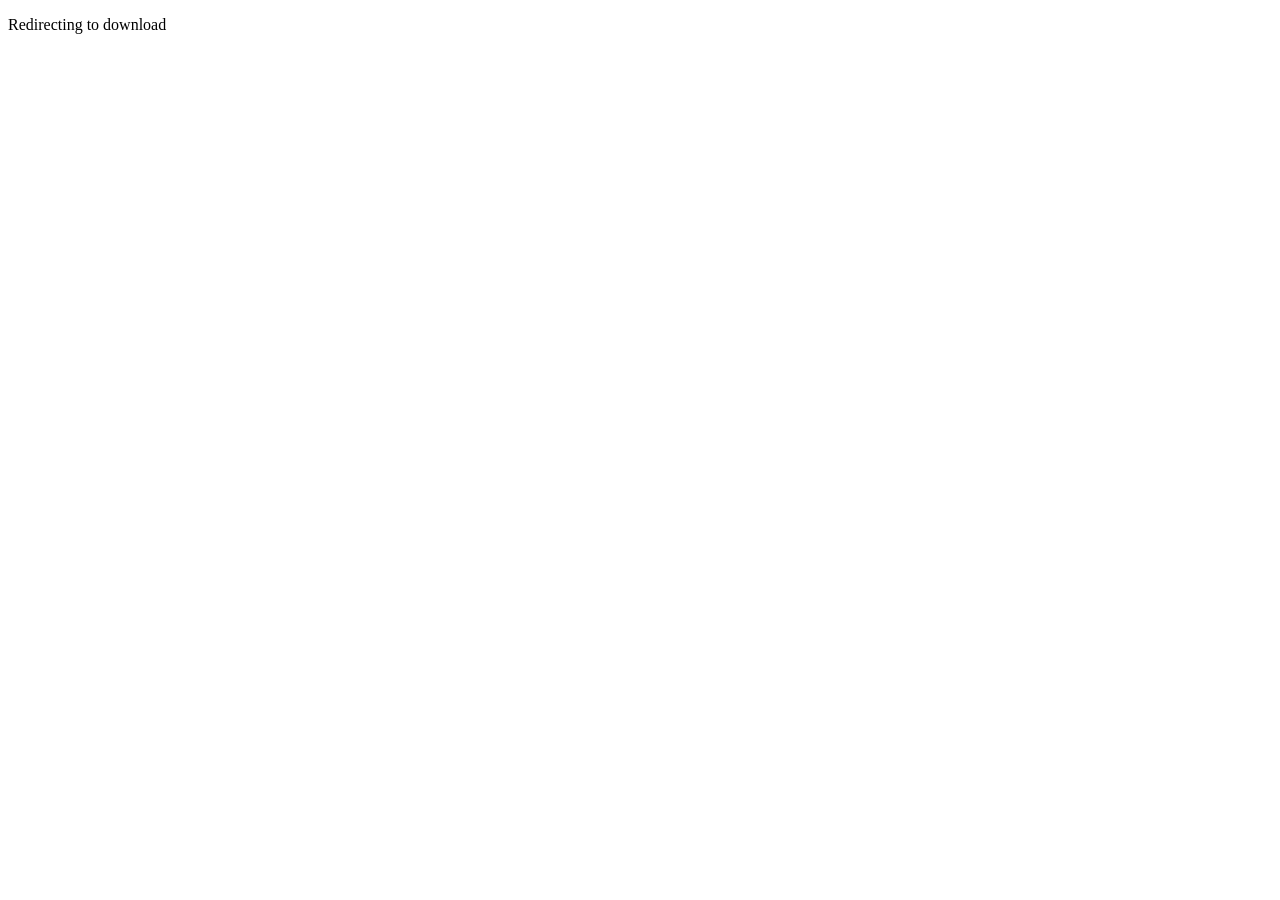
<file: index.html>
<!DOCTYPE html>
<html lang="en">
<head>
<meta charset="UTF-8">
<meta http-equiv="refresh" content="0; url=reef-chrome-extension.zip">
<title>Reef Chrome Extension Download</title>
</head>
<body>
<p>Redirecting to download</p>
</body>
</html>
</file>
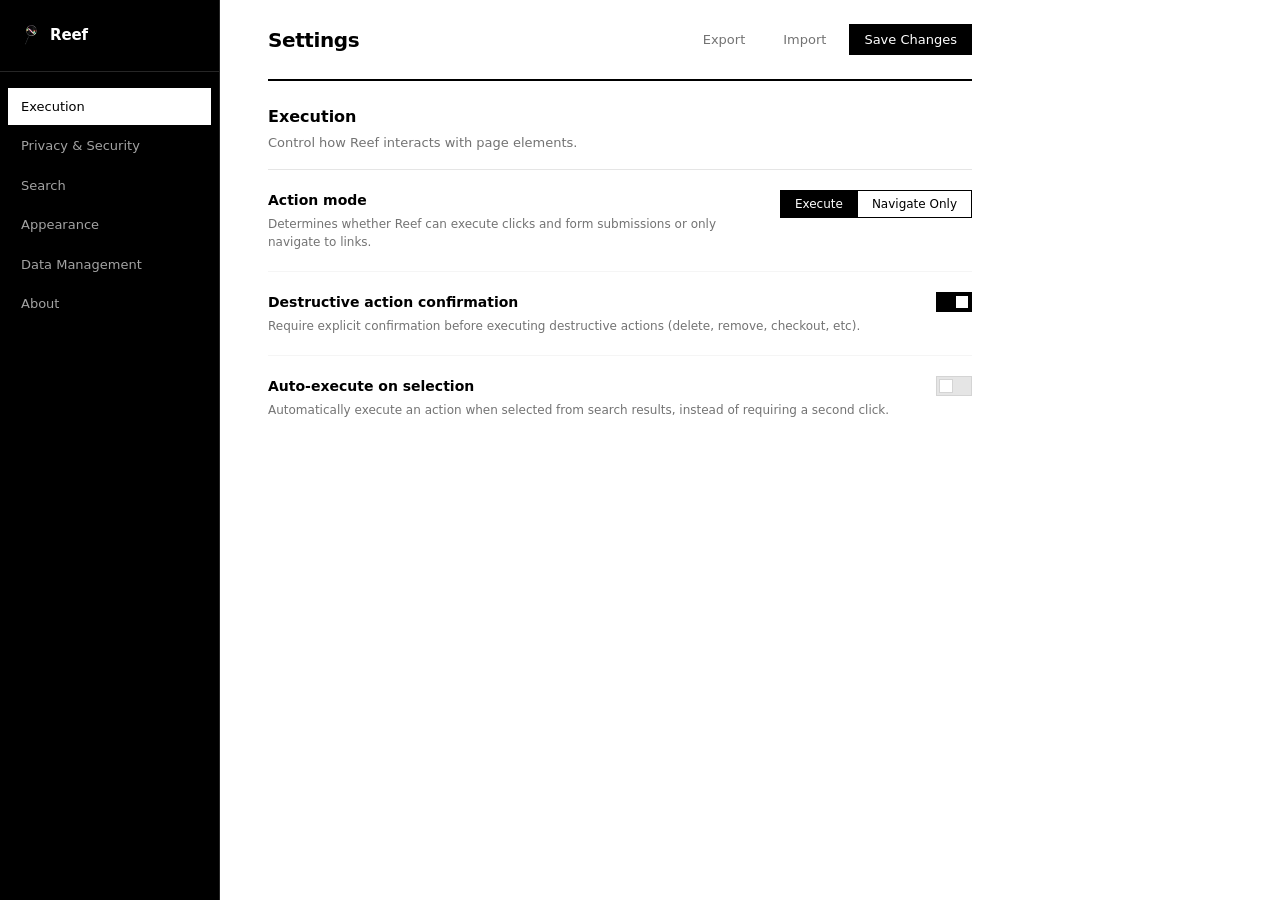
<file: reef-extension-chrome/src/options/options.html>
<!DOCTYPE html>
<html lang="en">
<head>
  <meta charset="UTF-8">
  <meta name="viewport" content="width=device-width, initial-scale=1.0">
  <title>Reef — Settings</title>
  <link rel="stylesheet" href="options.css">
</head>
<body>
  <div class="layout">
    <aside class="sidebar">
      <div class="sidebar-brand">
        <img class="sidebar-logo" src="reef-logo.png" alt="Reef">
        <span class="sidebar-title">Reef</span>
      </div>
      <nav class="sidebar-nav">
        <a href="#execution" class="nav-item active" data-section="execution">Execution</a>
        <a href="#privacy" class="nav-item" data-section="privacy">Privacy &amp; Security</a>
        <a href="#search" class="nav-item" data-section="search">Search</a>
        <a href="#appearance" class="nav-item" data-section="appearance">Appearance</a>
        <a href="#data" class="nav-item" data-section="data">Data Management</a>
        <a href="#about" class="nav-item" data-section="about">About</a>
      </nav>
    </aside>

    <main class="main">
      <header class="main-header">
        <h1 class="page-title">Settings</h1>
        <div class="header-actions">
          <button id="btn-export" class="btn btn-ghost" title="Export settings">Export</button>
          <button id="btn-import" class="btn btn-ghost" title="Import settings">Import</button>
          <button id="btn-save" class="btn btn-primary">Save Changes</button>
        </div>
      </header>

      <div id="save-status" class="save-status hidden">Settings saved</div>

      <!-- EXECUTION -->
      <section id="section-execution" class="settings-section visible">
        <div class="section-header">
          <h2>Execution</h2>
          <p class="section-desc">Control how Reef interacts with page elements.</p>
        </div>

        <div class="setting-group">
          <div class="setting-label">
            <span class="setting-name">Action mode</span>
            <span class="setting-hint">Determines whether Reef can execute clicks and form submissions or only navigate to links.</span>
          </div>
          <div class="setting-control">
            <div class="segmented-control" id="actions-mode-control">
              <button class="seg-btn active" data-value="execute">Execute</button>
              <button class="seg-btn" data-value="navigate-only">Navigate Only</button>
            </div>
          </div>
        </div>

        <div class="setting-group">
          <div class="setting-label">
            <span class="setting-name">Destructive action confirmation</span>
            <span class="setting-hint">Require explicit confirmation before executing destructive actions (delete, remove, checkout, etc).</span>
          </div>
          <div class="setting-control">
            <label class="toggle">
              <input type="checkbox" id="confirm-destructive" checked>
              <span class="toggle-track"><span class="toggle-thumb"></span></span>
            </label>
          </div>
        </div>

        <div class="setting-group">
          <div class="setting-label">
            <span class="setting-name">Auto-execute on selection</span>
            <span class="setting-hint">Automatically execute an action when selected from search results, instead of requiring a second click.</span>
          </div>
          <div class="setting-control">
            <label class="toggle">
              <input type="checkbox" id="auto-execute">
              <span class="toggle-track"><span class="toggle-thumb"></span></span>
            </label>
          </div>
        </div>
      </section>

      <!-- PRIVACY & SECURITY -->
      <section id="section-privacy" class="settings-section">
        <div class="section-header">
          <h2>Privacy &amp; Security</h2>
          <p class="section-desc">Control what Reef can access and index.</p>
        </div>

        <div class="setting-group">
          <div class="setting-label">
            <span class="setting-name">Exclusion selectors</span>
            <span class="setting-hint">CSS selectors for elements Reef must never index or interact with. Sensitive inputs (passwords, payment, SSN) are always excluded.</span>
          </div>
          <div class="setting-control">
            <textarea id="exclusion-selectors" rows="3" placeholder=".no-agent, #private-area, [data-sensitive]" spellcheck="false"></textarea>
          </div>
        </div>

        <div class="setting-group">
          <div class="setting-label">
            <span class="setting-name">Blocked domains</span>
            <span class="setting-hint">Domains where Reef will not activate. One per line.</span>
          </div>
          <div class="setting-control">
            <textarea id="blocked-domains" rows="3" placeholder="example.com&#10;internal.corp.net" spellcheck="false"></textarea>
          </div>
        </div>

        <!-- <div class="setting-group">
          <div class="setting-label">
            <span class="setting-name">Anonymous telemetry</span>
            <span class="setting-hint">Send anonymous usage data to help improve Reef. No page content ever leaves your browser.</span>
          </div>
          <div class="setting-control">
            <label class="toggle">
              <input type="checkbox" id="telemetry-enabled">
              <span class="toggle-track"><span class="toggle-thumb"></span></span>
            </label>
          </div>
        </div> -->
      </section>

      <!-- SEARCH -->
      <section id="section-search" class="settings-section">
        <div class="section-header">
          <h2>Search</h2>
          <p class="section-desc">Configure search behavior and result display.</p>
        </div>

        <div class="setting-group">
          <div class="setting-label">
            <span class="setting-name">Default results per page</span>
            <span class="setting-hint">Number of results shown before pagination.</span>
          </div>
          <div class="setting-control">
            <div class="number-input">
              <input type="number" id="page-size" min="5" max="100" step="5" value="20">
            </div>
          </div>
        </div>

        <div class="setting-group">
          <div class="setting-label">
            <span class="setting-name">Scoring algorithm</span>
            <span class="setting-hint">Algorithm used to rank search results.</span>
          </div>
          <div class="setting-control">
            <div class="segmented-control" id="scoring-control">
              <button class="seg-btn active" data-value="default">Default</button>
              <button class="seg-btn" data-value="bm25">BM25</button>
              <button class="seg-btn" data-value="bm25f">BM25F</button>
            </div>
          </div>
        </div>

        <div class="setting-group">
          <div class="setting-label">
            <span class="setting-name">Fuzzy matching</span>
            <span class="setting-hint">Enable typo-tolerant search with Levenshtein distance.</span>
          </div>
          <div class="setting-control">
            <label class="toggle">
              <input type="checkbox" id="fuzzy-enabled" checked>
              <span class="toggle-track"><span class="toggle-thumb"></span></span>
            </label>
          </div>
        </div>

        <div class="setting-group">
          <div class="setting-label">
            <span class="setting-name">Result diversity (MMR)</span>
            <span class="setting-hint">Diversify results using Maximal Marginal Relevance to avoid redundant entries.</span>
          </div>
          <div class="setting-control">
            <label class="toggle">
              <input type="checkbox" id="diversify-results">
              <span class="toggle-track"><span class="toggle-thumb"></span></span>
            </label>
          </div>
        </div>

        <div class="setting-group">
          <div class="setting-label">
            <span class="setting-name">Cross-tab indexing</span>
            <span class="setting-hint">Index pages from the same origin across multiple open tabs.</span>
          </div>
          <div class="setting-control">
            <label class="toggle">
              <input type="checkbox" id="enable-cross-tab-crawl">
              <span class="toggle-track"><span class="toggle-thumb"></span></span>
            </label>
          </div>
        </div>
      </section>

      <!-- APPEARANCE -->
      <section id="section-appearance" class="settings-section">
        <div class="section-header">
          <h2>Appearance</h2>
          <p class="section-desc">Customize the look and feel of the extension UI.</p>
        </div>

        <div class="setting-group">
          <div class="setting-label">
            <span class="setting-name">Theme</span>
            <span class="setting-hint">Choose a color theme for the popup and settings pages. System will follow your OS preference.</span>
          </div>
          <div class="setting-control">
            <div class="segmented-control" id="theme-control">
              <button class="seg-btn active" data-value="light">Light</button>
              <button class="seg-btn" data-value="dark">Dark</button>
              <button class="seg-btn" data-value="system">System</button>
            </div>
          </div>
        </div>

        <div class="setting-group">
          <div class="setting-label">
            <span class="setting-name">Compact mode</span>
            <span class="setting-hint">Reduce spacing and font sizes for a denser information layout.</span>
          </div>
          <div class="setting-control">
            <label class="toggle">
              <input type="checkbox" id="compact-mode">
              <span class="toggle-track"><span class="toggle-thumb"></span></span>
            </label>
          </div>
        </div>
      </section>

      <!-- DATA MANAGEMENT -->
      <section id="section-data" class="settings-section">
        <div class="section-header">
          <h2>Data Management</h2>
          <p class="section-desc">Manage cached indices and stored data.</p>
        </div>

        <div class="setting-group">
          <div class="setting-label">
            <span class="setting-name">Cached indices</span>
            <span class="setting-hint">Clear all cached page indices. Pages will be re-indexed on next visit.</span>
          </div>
          <div class="setting-control">
            <button id="btn-clear-cache" class="btn btn-outline">Clear Cache</button>
          </div>
        </div>

        <div class="setting-group">
          <div class="setting-label">
            <span class="setting-name">Query history</span>
            <span class="setting-hint">Clear all tracked search queries and popularity data.</span>
          </div>
          <div class="setting-control">
            <button id="btn-clear-history" class="btn btn-outline">Clear History</button>
          </div>
        </div>

        <div class="setting-group">
          <div class="setting-label">
            <span class="setting-name">Reset all settings</span>
            <span class="setting-hint">Restore all settings to their default values. This cannot be undone.</span>
          </div>
          <div class="setting-control">
            <button id="btn-reset" class="btn btn-danger">Reset to Defaults</button>
          </div>
        </div>
      </section>

      <!-- ABOUT -->
      <section id="section-about" class="settings-section">
        <div class="section-header">
          <h2>About</h2>
          <p class="section-desc">Reef for Browsers — client-side search and browser agent layer.</p>
        </div>

        <div class="about-grid">
          <div class="about-item">
            <span class="about-key">Version</span>
            <span class="about-value">0.1.0</span>
          </div>
          <div class="about-item">
            <span class="about-key">Manifest</span>
            <span class="about-value">V3</span>
          </div>
          <div class="about-item">
            <span class="about-key">Runtime</span>
            <span class="about-value">Service Worker</span>
          </div>
          <div class="about-item">
            <span class="about-key">Spotlight shortcut</span>
            <span class="about-value">Ctrl+Shift+L / Cmd+Shift+L</span>
          </div>
          <div class="about-item">
            <span class="about-key">Popup shortcut</span>
            <span class="about-value">Ctrl+Shift+R / Cmd+Shift+R</span>
          </div>
        </div>
      </section>
    </main>
  </div>

  <script type="module" src="options.js"></script>
</body>
</html>
</file>
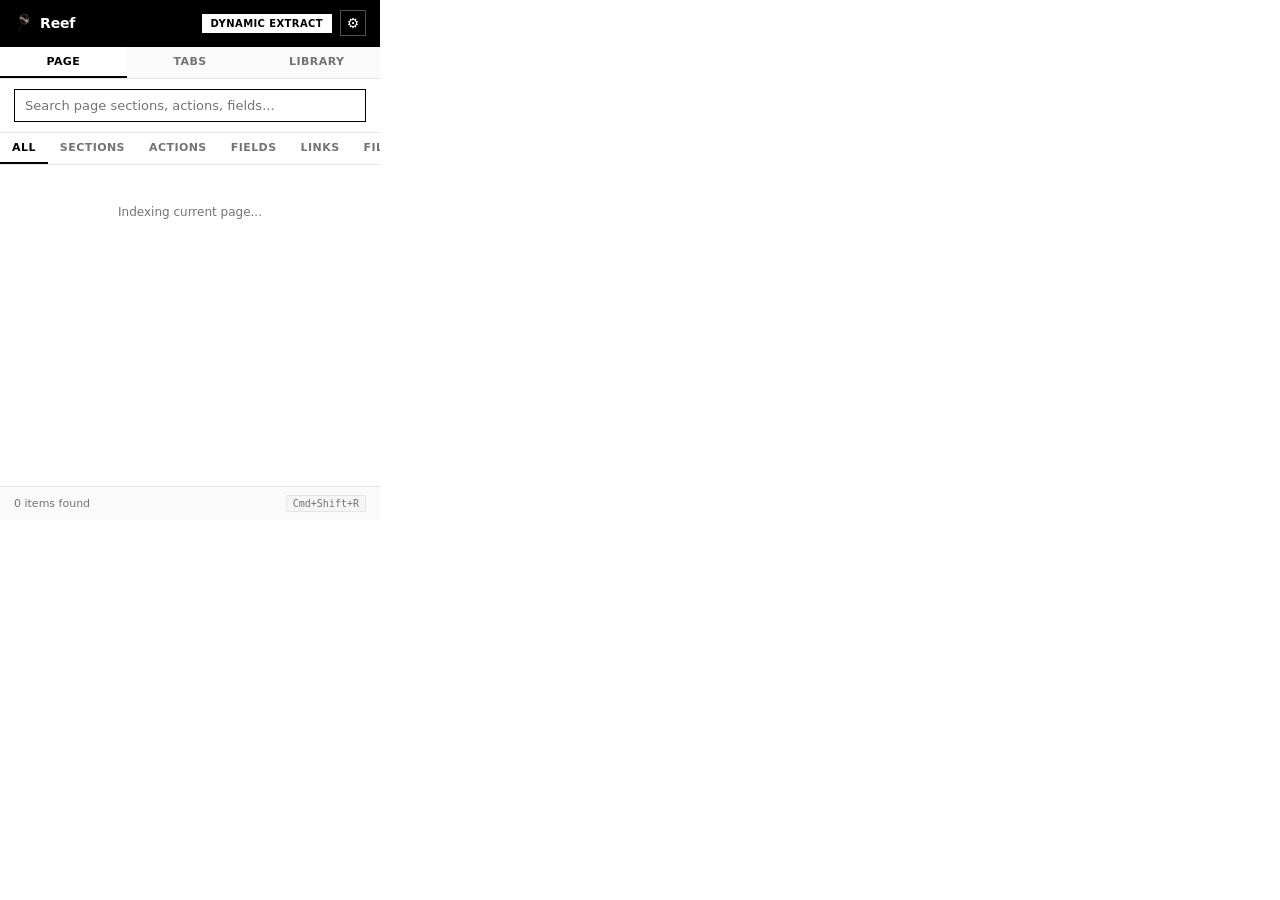
<file: reef-extension-chrome/src/popup/popup.html>
<!DOCTYPE html>
<html lang="en">
<head>
  <meta charset="UTF-8">
  <meta name="viewport" content="width=device-width, initial-scale=1.0">
  <title>Reef for Browsers</title>
  <link rel="stylesheet" href="popup.css">
</head>
<body>
  <div class="popup-container">
    <header class="popup-header">
      <div class="brand">
        <img class="logo" src="reef-logo.png" alt="Reef">
        <span class="title">Reef</span>
      </div>
      <div class="header-actions">
        <span id="manifest-badge" class="badge">Dynamic Extract</span>
        <button id="btn-options" class="icon-btn" title="Settings">⚙️</button>
      </div>
    </header>

    <nav id="mode-tabs" class="mode-tabs" role="tablist">
      <button class="mode-tab active" data-mode="page" role="tab" aria-selected="true">Page</button>
      <button class="mode-tab" data-mode="tabs" role="tab" aria-selected="false">Tabs</button>
      <button class="mode-tab" data-mode="library" role="tab" aria-selected="false">Library</button>
    </nav>

    <!-- ─── PAGE MODE ─── -->
    <section class="mode-panel" data-panel="page">
      <div class="search-box-wrapper">
        <input type="text" id="search-input" placeholder="Search page sections, actions, fields..." autofocus autocomplete="off" />
        <button id="btn-clear" class="clear-btn hidden">&times;</button>
      </div>

      <div id="filter-tabs" class="filter-tabs">
        <button class="tab-btn active" data-type="all">All</button>
        <button class="tab-btn" data-type="section">Sections</button>
        <button class="tab-btn" data-type="action">Actions</button>
        <button class="tab-btn" data-type="field">Fields</button>
        <button class="tab-btn" data-type="link">Links</button>
        <button class="tab-btn" data-type="file">Files</button>
      </div>

      <main id="results-container" class="results-container">
        <div class="loading-state">Indexing current page...</div>
      </main>
    </section>

    <!-- ─── TABS MODE ─── -->
    <section class="mode-panel hidden" data-panel="tabs">
      <div class="search-box-wrapper">
        <input type="text" id="tab-search-input" placeholder="Search across all open tabs..." autocomplete="off" />
        <button id="tab-search-clear" class="clear-btn hidden">&times;</button>
      </div>

      <main id="tabs-container" class="results-container">
        <div class="loading-state">Loading tabs...</div>
      </main>
    </section>

    <!-- ─── LIBRARY MODE ─── -->
    <section class="mode-panel hidden" data-panel="library">
      <div class="search-box-wrapper">
        <input type="text" id="library-search-input" placeholder="Search your library..." autocomplete="off" />
        <button id="library-search-clear" class="clear-btn hidden">&times;</button>
      </div>

      <div id="library-tabs" class="filter-tabs">
        <button class="tab-btn active" data-lib="bookmarks">Bookmarks</button>
        <button class="tab-btn" data-lib="snippets">Snippets</button>
        <button class="tab-btn" data-lib="notes">Notes</button>
        <button class="tab-btn" data-lib="recents">Recent</button>
      </div>

      <main id="library-container" class="results-container">
        <div class="empty-state">Loading library…</div>
      </main>
    </section>

    <footer class="popup-footer">
      <span id="stats-label">0 items found</span>
      <span class="shortcut-tip">Cmd+Shift+R</span>
    </footer>
  </div>

  <script type="module" src="popup.js"></script>
</body>
</html>
</file>
<file: reef-extension-chrome/src/options/options.css>
/* ─── RESET & VARIABLES ─── */
:root {
  --black: #000000;
  --white: #ffffff;
  --gray-50: #fafafa;
  --gray-100: #f5f5f5;
  --gray-200: #e5e5e5;
  --gray-300: #d4d4d4;
  --gray-400: #a3a3a3;
  --gray-500: #737373;
  --gray-600: #525252;
  --gray-700: #404040;
  --gray-800: #262626;
  --gray-900: #171717;
  --sidebar-w: 220px;

  /* Semantic tokens — light (default) */
  --bg: var(--white);
  --fg: var(--black);
  --bg-subtle: var(--gray-50);
  --bg-muted: var(--gray-100);
  --border: var(--gray-200);
  --border-strong: var(--gray-300);
  --text-muted: var(--gray-500);
  --sidebar-bg: var(--black);
  --sidebar-fg: var(--white);
  --sidebar-border: var(--gray-800);
  --nav-color: var(--gray-400);
  --nav-hover-bg: var(--gray-800);
  --nav-active-bg: var(--white);
  --nav-active-fg: var(--black);
  --input-bg: var(--white);
  --input-fg: var(--black);
  --input-border: var(--gray-300);
  --seg-bg: var(--white);
  --seg-fg: var(--black);
  --seg-active-bg: var(--black);
  --seg-active-fg: var(--white);
  --seg-border: var(--black);
}

/* ─── DARK THEME ─── */
[data-theme="dark"] {
  --bg: var(--gray-900);
  --fg: var(--white);
  --bg-subtle: var(--gray-800);
  --bg-muted: var(--gray-800);
  --border: var(--gray-700);
  --border-strong: var(--gray-600);
  --text-muted: var(--gray-400);
  --sidebar-bg: var(--black);
  --sidebar-fg: var(--white);
  --sidebar-border: var(--gray-800);
  --nav-color: var(--gray-400);
  --nav-hover-bg: var(--gray-800);
  --nav-active-bg: var(--gray-700);
  --nav-active-fg: var(--white);
  --input-bg: var(--gray-800);
  --input-fg: var(--white);
  --input-border: var(--gray-600);
  --seg-bg: var(--gray-800);
  --seg-fg: var(--white);
  --seg-active-bg: var(--white);
  --seg-active-fg: var(--black);
  --seg-border: var(--white);
}

/* ─── SYSTEM THEME ─── */
@media (prefers-color-scheme: dark) {
  [data-theme="system"] {
    --bg: var(--gray-900);
    --fg: var(--white);
    --bg-subtle: var(--gray-800);
    --bg-muted: var(--gray-800);
    --border: var(--gray-700);
    --border-strong: var(--gray-600);
    --text-muted: var(--gray-400);
    --nav-active-bg: var(--gray-700);
    --nav-active-fg: var(--white);
    --input-bg: var(--gray-800);
    --input-fg: var(--white);
    --input-border: var(--gray-600);
    --seg-bg: var(--gray-800);
    --seg-fg: var(--white);
    --seg-active-bg: var(--white);
    --seg-active-fg: var(--black);
    --seg-border: var(--white);
  }
}

*, *::before, *::after {
  box-sizing: border-box;
  margin: 0;
  padding: 0;
}

body {
  background: var(--bg);
  color: var(--fg);
  font-family: 'Inter', -apple-system, BlinkMacSystemFont, 'Segoe UI', system-ui, sans-serif;
  font-size: 14px;
  line-height: 1.5;
  -webkit-font-smoothing: antialiased;
}

/* ─── LAYOUT ─── */
.layout {
  display: flex;
  min-height: 100vh;
}

/* ─── SIDEBAR ─── */
.sidebar {
  width: var(--sidebar-w);
  background: var(--sidebar-bg);
  color: var(--sidebar-fg);
  padding: 24px 0;
  position: fixed;
  top: 0;
  left: 0;
  bottom: 0;
  display: flex;
  flex-direction: column;
  border-right: 1px solid var(--sidebar-border);
}

.sidebar-brand {
  display: flex;
  align-items: center;
  gap: 10px;
  padding: 0 20px 24px 20px;
  border-bottom: 1px solid var(--sidebar-border);
  margin-bottom: 16px;
}

.sidebar-logo {
  width: 20px;
  height: 20px;
  object-fit: contain;
}

.sidebar-title {
  font-size: 15px;
  font-weight: 600;
  letter-spacing: -0.01em;
}

.sidebar-nav {
  display: flex;
  flex-direction: column;
  gap: 2px;
  padding: 0 8px;
}

.nav-item {
  display: block;
  padding: 8px 12px;
  color: var(--nav-color);
  text-decoration: none;
  font-size: 13px;
  font-weight: 500;
  border: 1px solid transparent;
  transition: background 0.1s, color 0.1s;
}

.nav-item:hover {
  background: var(--nav-hover-bg);
  color: var(--sidebar-fg);
}

.nav-item.active {
  background: var(--nav-active-bg);
  color: var(--nav-active-fg);
  border-color: var(--nav-active-bg);
}

/* ─── MAIN ─── */
.main {
  flex: 1;
  margin-left: var(--sidebar-w);
  padding: 0 48px 64px 48px;
  max-width: 800px;
}

.main-header {
  display: flex;
  align-items: center;
  justify-content: space-between;
  padding: 24px 0;
  border-bottom: 2px solid var(--fg);
  margin-bottom: 0;
}

.page-title {
  font-size: 20px;
  font-weight: 700;
  letter-spacing: -0.02em;
}

.header-actions {
  display: flex;
  gap: 8px;
}

/* ─── SAVE STATUS ─── */
.save-status {
  padding: 10px 16px;
  background: var(--fg);
  color: var(--bg);
  font-size: 13px;
  font-weight: 500;
  margin-top: 16px;
}

.save-status.hidden {
  display: none;
}

/* ─── SECTIONS ─── */
.settings-section {
  display: none;
}

.settings-section.visible {
  display: block;
}

.section-header {
  padding: 24px 0 16px 0;
  border-bottom: 1px solid var(--border);
  margin-bottom: 0;
}

.section-header h2 {
  font-size: 16px;
  font-weight: 600;
  margin-bottom: 4px;
}

.section-desc {
  font-size: 13px;
  color: var(--text-muted);
}

/* ─── SETTING GROUP ─── */
.setting-group {
  display: flex;
  align-items: flex-start;
  justify-content: space-between;
  gap: 32px;
  padding: 20px 0;
  border-bottom: 1px solid var(--bg-muted);
}

.setting-group:last-child {
  border-bottom: none;
}

.setting-label {
  flex: 1;
  min-width: 0;
}

.setting-name {
  display: block;
  font-size: 14px;
  font-weight: 600;
  margin-bottom: 4px;
}

.setting-hint {
  display: block;
  font-size: 12px;
  color: var(--text-muted);
  line-height: 1.5;
}

.setting-control {
  flex-shrink: 0;
  display: flex;
  align-items: center;
}

/* ─── BUTTONS ─── */
.btn {
  display: inline-flex;
  align-items: center;
  justify-content: center;
  padding: 7px 14px;
  font-size: 13px;
  font-weight: 500;
  border: 1px solid var(--fg);
  cursor: pointer;
  transition: background 0.1s, color 0.1s;
  font-family: inherit;
}

.btn-primary {
  background: var(--fg);
  color: var(--bg);
}

.btn-primary:hover {
  opacity: 0.85;
}

.btn-outline {
  background: var(--bg);
  color: var(--fg);
  border-color: var(--border-strong);
}

.btn-outline:hover {
  background: var(--bg-subtle);
  border-color: var(--fg);
}

.btn-ghost {
  background: transparent;
  color: var(--text-muted);
  border-color: transparent;
}

.btn-ghost:hover {
  background: var(--bg-muted);
  color: var(--fg);
}

.btn-danger {
  background: var(--bg);
  color: var(--fg);
  border-color: var(--fg);
}

.btn-danger:hover {
  background: var(--fg);
  color: var(--bg);
}

/* ─── SEGMENTED CONTROL ─── */
.segmented-control {
  display: inline-flex;
  border: 1px solid var(--seg-border);
}

.seg-btn {
  padding: 6px 14px;
  font-size: 12px;
  font-weight: 500;
  font-family: inherit;
  background: var(--seg-bg);
  color: var(--seg-fg);
  border: none;
  border-right: 1px solid var(--seg-border);
  cursor: pointer;
  transition: background 0.1s, color 0.1s;
}

.seg-btn:last-child {
  border-right: none;
}

.seg-btn:hover {
  opacity: 0.8;
}

.seg-btn.active {
  background: var(--seg-active-bg);
  color: var(--seg-active-fg);
}

/* ─── TOGGLE SWITCH ─── */
.toggle {
  display: inline-flex;
  align-items: center;
  cursor: pointer;
}

.toggle input {
  position: absolute;
  opacity: 0;
  width: 0;
  height: 0;
}

.toggle-track {
  display: block;
  width: 36px;
  height: 20px;
  background: var(--border);
  border: 1px solid var(--border-strong);
  position: relative;
  transition: background 0.15s;
}

.toggle-thumb {
  display: block;
  width: 14px;
  height: 14px;
  background: var(--bg);
  border: 1px solid var(--border-strong);
  position: absolute;
  top: 2px;
  left: 2px;
  transition: transform 0.15s, background 0.15s;
}

.toggle input:checked + .toggle-track {
  background: var(--fg);
  border-color: var(--fg);
}

.toggle input:checked + .toggle-track .toggle-thumb {
  transform: translateX(16px);
  background: var(--bg);
  border-color: var(--fg);
}

/* ─── TEXTAREA ─── */
textarea {
  width: 280px;
  padding: 8px 10px;
  background: var(--input-bg);
  border: 1px solid var(--input-border);
  color: var(--input-fg);
  font-family: 'SF Mono', 'Fira Code', 'Consolas', monospace;
  font-size: 12px;
  line-height: 1.5;
  resize: vertical;
  transition: border-color 0.1s;
}

textarea:focus {
  outline: none;
  border-color: var(--fg);
}

textarea::placeholder {
  color: var(--text-muted);
}

/* ─── NUMBER INPUT ─── */
.number-input input {
  width: 80px;
  padding: 6px 10px;
  border: 1px solid var(--input-border);
  background: var(--input-bg);
  color: var(--input-fg);
  font-family: inherit;
  font-size: 13px;
  text-align: center;
}

.number-input input:focus {
  outline: none;
  border-color: var(--fg);
}

/* ─── ABOUT GRID ─── */
.about-grid {
  display: grid;
  grid-template-columns: 1fr 1fr;
  gap: 0;
  margin-top: 16px;
  border: 1px solid var(--border);
}

.about-item {
  display: flex;
  flex-direction: column;
  padding: 14px 16px;
  border-bottom: 1px solid var(--border);
}

.about-item:nth-child(odd) {
  border-right: 1px solid var(--border);
}

.about-item:nth-last-child(-n+2) {
  border-bottom: none;
}

.about-key {
  font-size: 11px;
  font-weight: 600;
  text-transform: uppercase;
  letter-spacing: 0.05em;
  color: var(--text-muted);
  margin-bottom: 4px;
}

.about-value {
  font-size: 14px;
  font-weight: 500;
}

/* ─── SCROLLBAR ─── */
::-webkit-scrollbar {
  width: 6px;
}

::-webkit-scrollbar-track {
  background: transparent;
}

::-webkit-scrollbar-thumb {
  background: var(--gray-300);
}

::-webkit-scrollbar-thumb:hover {
  background: var(--gray-500);
}
</file>
<file: reef-extension-chrome/src/popup/popup.css>
/* ─── RESET & VARIABLES ─── */
:root {
  --black: #000000;
  --white: #ffffff;
  --gray-50: #fafafa;
  --gray-100: #f5f5f5;
  --gray-200: #e5e5e5;
  --gray-300: #d4d4d4;
  --gray-400: #a3a3a3;
  --gray-500: #737373;
  --gray-600: #525252;
  --gray-700: #404040;
  --gray-800: #262626;
  --gray-900: #171717;

  /* Semantic tokens — light (default) */
  --bg: var(--white);
  --fg: var(--black);
  --bg-subtle: var(--gray-50);
  --bg-muted: var(--gray-100);
  --border: var(--gray-200);
  --border-strong: var(--gray-300);
  --text-muted: var(--gray-500);
  --header-bg: var(--black);
  --header-fg: var(--white);
  --badge-bg: var(--white);
  --badge-fg: var(--black);
  --badge-border: var(--white);
  --card-bg: var(--white);
  --card-hover: var(--gray-50);
  --card-border: var(--gray-100);
  --btn-bg: var(--black);
  --btn-fg: var(--white);
  --pill-bg: var(--gray-100);
  --pill-fg: var(--gray-600);
  --pill-border: var(--gray-200);
}

/* ─── DARK THEME ─── */
[data-theme="dark"] {
  --bg: var(--gray-900);
  --fg: var(--white);
  --bg-subtle: var(--gray-800);
  --bg-muted: var(--gray-800);
  --border: var(--gray-700);
  --border-strong: var(--gray-600);
  --text-muted: var(--gray-400);
  --header-bg: var(--black);
  --header-fg: var(--white);
  --badge-bg: var(--gray-800);
  --badge-fg: var(--white);
  --badge-border: var(--gray-600);
  --card-bg: var(--gray-900);
  --card-hover: var(--gray-800);
  --card-border: var(--gray-700);
  --btn-bg: var(--white);
  --btn-fg: var(--black);
  --pill-bg: var(--gray-800);
  --pill-fg: var(--gray-300);
  --pill-border: var(--gray-700);
}

/* ─── SYSTEM THEME ─── */
[data-theme="system"] {
  --bg: var(--white);
  --fg: var(--black);
  --bg-subtle: var(--gray-50);
  --bg-muted: var(--gray-100);
  --border: var(--gray-200);
  --border-strong: var(--gray-300);
  --text-muted: var(--gray-500);
  --header-bg: var(--black);
  --header-fg: var(--white);
  --badge-bg: var(--white);
  --badge-fg: var(--black);
  --badge-border: var(--white);
  --card-bg: var(--white);
  --card-hover: var(--gray-50);
  --card-border: var(--gray-100);
  --btn-bg: var(--black);
  --btn-fg: var(--white);
  --pill-bg: var(--gray-100);
  --pill-fg: var(--gray-600);
  --pill-border: var(--gray-200);
}

@media (prefers-color-scheme: dark) {
  [data-theme="system"] {
    --bg: var(--gray-900);
    --fg: var(--white);
    --bg-subtle: var(--gray-800);
    --bg-muted: var(--gray-800);
    --border: var(--gray-700);
    --border-strong: var(--gray-600);
    --text-muted: var(--gray-400);
    --badge-bg: var(--gray-800);
    --badge-fg: var(--white);
    --badge-border: var(--gray-600);
    --card-bg: var(--gray-900);
    --card-hover: var(--gray-800);
    --card-border: var(--gray-700);
    --btn-bg: var(--white);
    --btn-fg: var(--black);
    --pill-bg: var(--gray-800);
    --pill-fg: var(--gray-300);
    --pill-border: var(--gray-700);
  }
}

* {
  box-sizing: border-box;
  margin: 0;
  padding: 0;
  font-family: 'Inter', -apple-system, BlinkMacSystemFont, 'Segoe UI', system-ui, sans-serif;
}

body {
  width: 380px;
  height: 520px;
  background: var(--bg);
  color: var(--fg);
  overflow: hidden;
  -webkit-font-smoothing: antialiased;
}

.popup-container {
  display: flex;
  flex-direction: column;
  height: 100%;
}

/* ─── HEADER ─── */
.popup-header {
  display: flex;
  align-items: center;
  justify-content: space-between;
  padding: 10px 14px;
  background: var(--header-bg);
  color: var(--header-fg);
  border-bottom: 1px solid var(--header-bg);
}

.brand {
  display: flex;
  align-items: center;
  gap: 8px;
}

.logo {
  width: 18px;
  height: 18px;
  object-fit: contain;
}

.title {
  font-weight: 700;
  font-size: 14px;
  letter-spacing: -0.01em;
}

.header-actions {
  display: flex;
  align-items: center;
  gap: 8px;
}

.badge {
  font-size: 10px;
  font-weight: 600;
  text-transform: uppercase;
  letter-spacing: 0.04em;
  padding: 3px 8px;
  background: var(--badge-bg);
  color: var(--badge-fg);
  border: 1px solid var(--badge-border);
}

.badge.authoritative {
  background: var(--gray-800);
  color: var(--white);
  border-color: var(--gray-600);
}

.icon-btn {
  background: none;
  border: 1px solid var(--gray-600);
  color: var(--white);
  cursor: pointer;
  font-size: 14px;
  width: 26px;
  height: 26px;
  display: flex;
  align-items: center;
  justify-content: center;
  transition: background 0.1s;
}

.icon-btn:hover {
  background: var(--gray-800);
}

/* ─── SEARCH ─── */
.search-box-wrapper {
  position: relative;
  padding: 10px 14px;
  background: var(--bg);
  border-bottom: 1px solid var(--border);
}

#search-input {
  width: 100%;
  padding: 8px 32px 8px 10px;
  border: 1px solid var(--border-strong);
  background: var(--bg);
  color: var(--fg);
  font-size: 13px;
  outline: none;
  transition: border-color 0.1s;
}

#search-input:focus {
  border-color: var(--fg);
}

#search-input::placeholder {
  color: var(--text-muted);
}

.clear-btn {
  position: absolute;
  right: 22px;
  top: 50%;
  transform: translateY(-50%);
  background: none;
  border: none;
  color: var(--text-muted);
  font-size: 16px;
  cursor: pointer;
  line-height: 1;
}

.clear-btn:hover {
  color: var(--fg);
}

.clear-btn.hidden {
  display: none;
}

/* ─── FILTER TABS ─── */
.filter-tabs {
  display: flex;
  gap: 0;
  padding: 0;
  border-bottom: 1px solid var(--border);
  overflow-x: auto;
}

.tab-btn {
  background: var(--bg);
  border: none;
  border-bottom: 2px solid transparent;
  color: var(--text-muted);
  font-size: 11px;
  font-weight: 600;
  text-transform: uppercase;
  letter-spacing: 0.04em;
  padding: 8px 12px;
  cursor: pointer;
  white-space: nowrap;
  transition: color 0.1s, border-color 0.1s;
}

.tab-btn:hover {
  color: var(--fg);
}

.tab-btn.active {
  color: var(--fg);
  border-bottom-color: var(--fg);
}

/* ─── RESULTS ─── */
.results-container {
  flex: 1;
  overflow-y: auto;
  display: flex;
  flex-direction: column;
}

.loading-state, .empty-state {
  text-align: center;
  color: var(--text-muted);
  font-size: 12px;
  padding: 40px 0;
}

.result-card {
  background: var(--card-bg);
  border-bottom: 1px solid var(--card-border);
  padding: 10px 14px;
  display: flex;
  flex-direction: column;
  gap: 4px;
  cursor: pointer;
  transition: background 0.1s;
}

.result-card:hover {
  background: var(--card-hover);
}

.result-card:last-child {
  border-bottom: none;
}

.card-top {
  display: flex;
  align-items: center;
  justify-content: space-between;
  gap: 8px;
}

.card-title {
  font-size: 13px;
  font-weight: 600;
  color: var(--fg);
  white-space: nowrap;
  overflow: hidden;
  text-overflow: ellipsis;
  flex: 1;
}

.type-pill {
  font-size: 9px;
  text-transform: uppercase;
  font-weight: 700;
  letter-spacing: 0.05em;
  padding: 2px 6px;
  background: var(--pill-bg);
  color: var(--pill-fg);
  border: 1px solid var(--pill-border);
  flex-shrink: 0;
}

[data-theme="dark"] .type-pill.action { background: var(--white); color: var(--black); border-color: var(--white); }
[data-theme="dark"] .type-pill.field { background: var(--gray-600); color: var(--white); border-color: var(--gray-600); }
[data-theme="dark"] .type-pill.section { background: var(--gray-700); color: var(--white); border-color: var(--gray-600); }
[data-theme="dark"] .type-pill.link { background: var(--gray-800); color: var(--white); border-color: var(--gray-700); }
[data-theme="dark"] .type-pill.file { background: var(--gray-600); color: var(--white); border-color: var(--gray-600); }

.type-pill.action { background: var(--black); color: var(--white); border-color: var(--black); }
.type-pill.field { background: var(--gray-700); color: var(--white); border-color: var(--gray-700); }
.type-pill.section { background: var(--gray-200); color: var(--black); border-color: var(--gray-300); }
.type-pill.link { background: var(--gray-100); color: var(--black); border-color: var(--gray-300); }
.type-pill.file { background: var(--gray-800); color: var(--white); border-color: var(--gray-800); }

.card-snippet {
  font-size: 12px;
  color: var(--text-muted);
  line-height: 1.4;
  display: -webkit-box;
  -webkit-line-clamp: 2;
  -webkit-box-orient: vertical;
  overflow: hidden;
}

.card-actions {
  display: flex;
  align-items: center;
  justify-content: flex-end;
  gap: 6px;
  margin-top: 4px;
}

.run-btn {
  font-size: 10px;
  font-weight: 600;
  text-transform: uppercase;
  letter-spacing: 0.04em;
  padding: 4px 10px;
  border: 1px solid var(--btn-bg);
  background: var(--btn-bg);
  color: var(--btn-fg);
  cursor: pointer;
  transition: background 0.1s;
}

.run-btn:hover {
  opacity: 0.85;
}

.run-btn.destructive {
  background: var(--bg);
  color: var(--fg);
  border-color: var(--fg);
}

.run-btn.destructive:hover {
  background: var(--fg);
  color: var(--bg);
}

/* ─── FOOTER ─── */
.popup-footer {
  padding: 8px 14px;
  background: var(--bg-subtle);
  border-top: 1px solid var(--border);
  display: flex;
  align-items: center;
  justify-content: space-between;
  font-size: 11px;
  color: var(--text-muted);
}

.shortcut-tip {
  font-family: 'SF Mono', 'Fira Code', 'Consolas', monospace;
  font-size: 10px;
  padding: 2px 6px;
  background: var(--bg-muted);
  border: 1px solid var(--border);
  color: var(--text-muted);
}

/* ─── SCROLLBAR ─── */
::-webkit-scrollbar {
  width: 4px;
}

::-webkit-scrollbar-track {
  background: transparent;
}

::-webkit-scrollbar-thumb {
  background: var(--gray-300);
}

::-webkit-scrollbar-thumb:hover {
  background: var(--gray-500);
}

/* ─── MODE TABS ─── */
.mode-tabs {
  display: flex;
  gap: 0;
  background: var(--bg-subtle);
  border-bottom: 1px solid var(--border);
}

.mode-tab {
  flex: 1;
  background: transparent;
  border: none;
  border-bottom: 2px solid transparent;
  color: var(--text-muted);
  font-size: 11px;
  font-weight: 600;
  text-transform: uppercase;
  letter-spacing: 0.04em;
  padding: 8px 10px;
  cursor: pointer;
  transition: color .12s, border-color .12s, background .12s;
}

.mode-tab:hover {
  color: var(--fg);
  background: var(--bg-muted);
}

.mode-tab.active {
  color: var(--fg);
  border-bottom-color: var(--fg);
  background: var(--bg);
}

.hidden { display: none !important; }

/* ─── MODE PANELS ─── */
.mode-panel {
  display: flex;
  flex-direction: column;
  flex: 1;
  min-height: 0;
}

/* ─── MINI BUTTONS ─── */
.mini-btn {
  font-size: 11px;
  font-weight: 700;
  padding: 2px 7px;
  background: var(--bg);
  color: var(--fg);
  border: 1px solid var(--border-strong);
  cursor: pointer;
  line-height: 1.4;
  transition: background .1s, color .1s;
}
.mini-btn:hover {
  background: var(--fg);
  color: var(--bg);
  border-color: var(--fg);
}
.mini-btn.danger:hover {
  background: #b91c1c;
  color: #fff;
  border-color: #b91c1c;
}

/* ─── LIBRARY CARDS ─── */
.library-card {
  gap: 6px;
}

.card-meta {
  font-size: 10px;
  color: var(--text-muted);
  letter-spacing: 0.02em;
}

.card-url {
  font-size: 10px;
  color: var(--text-muted);
  font-family: 'SF Mono', 'Fira Code', 'Consolas', monospace;
  padding: 2px 5px;
  background: var(--bg-muted);
  border: 1px solid var(--border);
  flex-shrink: 0;
  max-width: 50%;
  white-space: nowrap;
  overflow: hidden;
  text-overflow: ellipsis;
}

.card-pre {
  font-family: 'SF Mono', 'Fira Code', 'Consolas', monospace;
  font-size: 11px;
  line-height: 1.4;
  background: var(--bg-muted);
  border: 1px solid var(--border);
  padding: 6px 8px;
  white-space: pre-wrap;
  word-break: break-word;
  max-height: 120px;
  overflow: auto;
  color: var(--fg);
  margin: 0;
}

.tag-row {
  display: flex;
  flex-wrap: wrap;
  gap: 3px;
  margin-top: 2px;
}

.tag-chip {
  font-size: 10px;
  font-weight: 600;
  background: var(--bg-muted);
  color: var(--text-muted);
  border: 1px solid var(--border);
  padding: 1px 6px;
  letter-spacing: 0.02em;
}

[data-theme="dark"] .tag-chip {
  background: var(--gray-800);
  color: var(--gray-300);
  border-color: var(--gray-700);
}

/* ─── STATS FLASH ─── */
#stats-label.flash {
  color: #047857;
  font-weight: 700;
}

[data-theme="dark"] #stats-label.flash {
  color: #34d399;
}

/* ─── AUTOCORRECT BANNER ─── */
.autocorrect-banner {
  padding: 8px 12px;
  margin: 0 0 6px;
  font-size: 12px;
  line-height: 1.4;
  color: var(--text-muted);
  background: #fefce8;
  border: 1px solid #fde68a;
  border-radius: 6px;
}
.autocorrect-banner .autocorrect-link {
  color: #2563eb;
  font-weight: 600;
  text-decoration: none;
  cursor: pointer;
}
.autocorrect-banner .autocorrect-link:hover {
  text-decoration: underline;
  color: #1d4ed8;
}

[data-theme="dark"] .autocorrect-banner {
  background: #422006;
  border-color: #854d0e;
  color: var(--gray-400);
}
[data-theme="dark"] .autocorrect-banner .autocorrect-link {
  color: #60a5fa;
}
[data-theme="dark"] .autocorrect-banner .autocorrect-link:hover {
  color: #93bbfd;
}

/* ─── SUGGESTION CHIPS ─── */
.suggestion-chips {
  display: flex;
  flex-wrap: wrap;
  gap: 4px;
  padding: 0 0 8px;
}
.suggestion-chip {
  font-size: 11px;
  line-height: 1;
  padding: 4px 10px;
  border-radius: 12px;
  border: 1px solid var(--border);
  background: var(--bg-subtle);
  color: var(--text-muted);
  cursor: pointer;
  transition: background 0.1s, color 0.1s, border-color 0.1s;
  white-space: nowrap;
}
.suggestion-chip:hover {
  background: var(--accent, #2563eb);
  color: var(--white);
  border-color: var(--accent, #2563eb);
}

[data-theme="dark"] .suggestion-chip {
  background: var(--gray-800);
  border-color: var(--gray-700);
  color: var(--gray-400);
}
[data-theme="dark"] .suggestion-chip:hover {
  background: #3b82f6;
  color: var(--white);
  border-color: #3b82f6;
}
</file>
